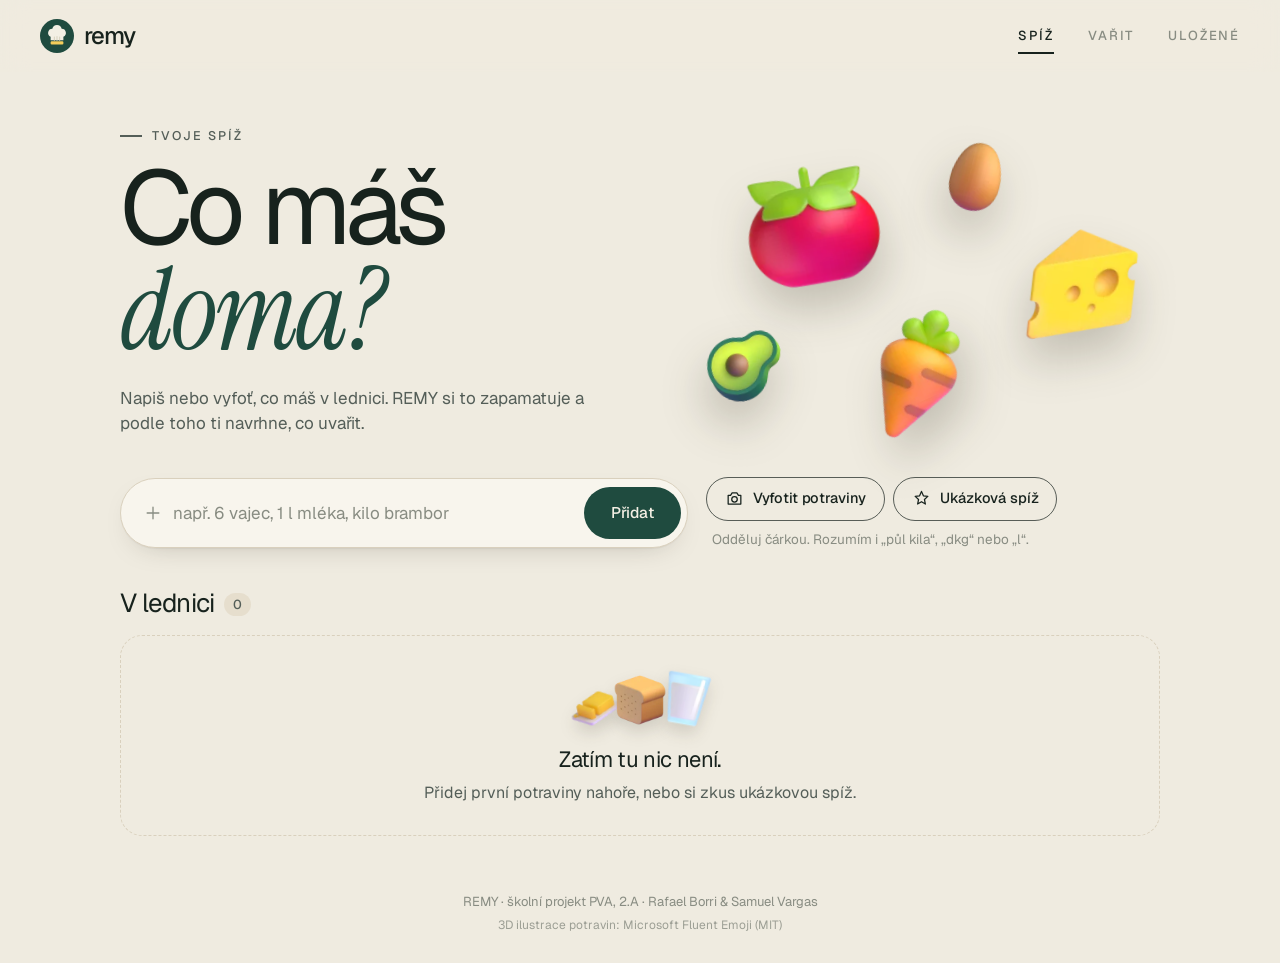
<file: index.html>
<!doctype html>
<html lang="cs">
<head>
  <meta charset="utf-8">
  <meta name="viewport" content="width=device-width, initial-scale=1, viewport-fit=cover">
  <title>REMY — co uvařit z toho, co máš doma</title>
  <meta name="description" content="REMY ti navrhne, co uvařit z ingrediencí, které máš doma. Vyfoť lednici, řekni počet porcí a máš recept.">
  <meta name="theme-color" content="#efebe0" media="(prefers-color-scheme: light)">
  <meta name="theme-color" content="#121a16" media="(prefers-color-scheme: dark)">
  <link rel="icon" href="assets/icon.svg?v=5" type="image/svg+xml">
  <link rel="manifest" href="manifest.webmanifest">
  <link rel="preconnect" href="https://fonts.googleapis.com">
  <link rel="preconnect" href="https://fonts.gstatic.com" crossorigin>
  <link href="https://fonts.googleapis.com/css2?family=Geist:wght@300..600&family=Instrument+Serif:ital@0;1&display=swap" rel="stylesheet">
  <link rel="stylesheet" href="css/style.css?v=5">
</head>
<body>
  <header class="top">
    <a class="brand" href="#spiz" aria-label="REMY — domů">
      <img src="assets/icon.svg?v=5" alt="" width="34" height="34">
      <span>remy</span>
    </a>
    <nav class="tabs" aria-label="Hlavní menu">
      <a href="#spiz" data-tab="spiz"><svg viewBox="0 0 24 24"><path d="M5 3h14v18H5zM5 10h14M9 6.5h2M9 13.5h2"/></svg><span>Spíž</span></a>
      <a href="#varit" data-tab="varit"><svg viewBox="0 0 24 24"><path d="M3 11h18v2a7 7 0 0 1-7 7h-4a7 7 0 0 1-7-7zM8 7c0-1.5 1-1.5 1-3M12 7c0-1.5 1-1.5 1-3M16 7c0-1.5 1-1.5 1-3"/></svg><span>Vařit</span></a>
      <a href="#ulozene" data-tab="ulozene"><svg viewBox="0 0 24 24"><path d="M12 20s-7-4.4-7-10a4 4 0 0 1 7-2.6A4 4 0 0 1 19 10c0 5.6-7 10-7 10z"/></svg><span>Uložené</span></a>
    </nav>
  </header>

  <main>
    <!-- ============ SPÍŽ ============ -->
    <section id="view-spiz" class="view" data-view="spiz">
      <div class="hero hero-spiz">
        <div class="hero-text">
          <p class="eyebrow">Tvoje spíž</p>
          <h1>Co máš <em>doma?</em></h1>
          <p class="lead">Napiš nebo vyfoť, co máš v lednici. REMY si to zapamatuje a podle toho ti navrhne, co uvařit.</p>
        </div>
        <div class="hero-art" aria-hidden="true">
          <img class="float f1" src="assets/food/1f345.webp" alt="">
          <img class="float f2" src="assets/food/1f95a.webp" alt="">
          <img class="float f3" src="assets/food/1f9c0.webp" alt="">
          <img class="float f4" src="assets/food/1f955.webp" alt="">
          <img class="float f5" src="assets/food/1f951.webp" alt="">
        </div>
      </div>

      <div class="add-card">
        <form id="quick-add" class="quick-add" autocomplete="off">
          <label for="quick-input" class="sr-only">Přidat potraviny</label>
          <svg class="qa-icon" viewBox="0 0 24 24"><path d="M12 5v14M5 12h14"/></svg>
          <input id="quick-input" type="text" placeholder="např. 6 vajec, 1 l mléka, kilo brambor" enterkeyhint="done">
          <button type="submit" class="btn btn-primary">Přidat</button>
        </form>
        <div class="add-actions">
          <label class="btn btn-outline photo-btn">
            <svg viewBox="0 0 24 24"><path d="M4 8h3l2-3h6l2 3h3v11H4z"/><circle cx="12" cy="13" r="3.5"/></svg>
            Vyfotit potraviny
            <input id="photo-input" type="file" accept="image/*" capture="environment" hidden>
          </label>
          <button type="button" class="btn btn-outline" id="demo-btn">
            <svg viewBox="0 0 24 24"><path d="M12 3l2.4 5.6L20 9.3l-4.3 3.9 1.2 5.8L12 16l-4.9 3 1.2-5.8L4 9.3l5.6-.7z"/></svg>
            Ukázková spíž
          </button>
          <p class="hint">Odděluj čárkou. Rozumím i „půl kila“, „dkg“ nebo „l“.</p>
        </div>
      </div>

      <div class="list-head">
        <h2>V lednici <span id="pantry-count" class="count">0</span></h2>
        <button type="button" class="link" id="clear-pantry">Vyprázdnit</button>
      </div>
      <ul id="pantry-list" class="pantry"></ul>
      <div id="pantry-empty" class="empty">
        <div class="empty-art" aria-hidden="true">
          <img src="assets/food/1f9c8.webp" alt=""><img src="assets/food/1f35e.webp" alt=""><img src="assets/food/1f95b.webp" alt="">
        </div>
        <p class="empty-title">Zatím tu nic není.</p>
        <p>Přidej první potraviny nahoře, nebo si zkus ukázkovou spíž.</p>
      </div>

      <a href="#varit" class="cta-cook" id="cta-cook">
        <span>Co z toho uvařím?</span>
        <span class="cta-arrow"><svg viewBox="0 0 24 24"><path d="M5 12h14M13 6l6 6-6 6"/></svg></span>
      </a>
    </section>

    <!-- ============ VAŘIT ============ -->
    <section id="view-varit" class="view" data-view="varit" hidden>
      <div class="hero hero-cook">
        <h1 class="sr-only">Co dnes uvaříme?</h1>
        <p class="eyebrow">Návrhy od Remyho</p>
        <p class="lead" id="cook-lead">Remy se podívá do tvé spíže a navrhne tři jídla.</p>
      </div>

      <div class="cook-card">
        <div class="sentence">
          <span class="s-word">Uvař mi pro</span>
          <span class="pill pill-butter stepper" role="group" aria-label="Počet porcí">
            <button type="button" data-portions="-1" aria-label="Méně porcí">−</button>
            <span class="pill-val"><output id="portions">2</output> <small>porce</small></span>
            <button type="button" data-portions="1" aria-label="Více porcí">+</button>
          </span>
          <span class="s-word">něco</span>
          <span class="chips" id="chips" aria-label="Na co máš chuť? (nepovinné)">
            <button type="button" class="chip" data-note="rychlé, do 20 minut">rychlého</button>
            <button type="button" class="chip" data-note="bez masa">bez masa</button>
            <button type="button" class="chip" data-note="sladké">sladkého</button>
            <button type="button" class="chip" data-note="zdravé a lehké">lehkého</button>
            <button type="button" class="chip" data-note="polévka">na lžíci</button>
          </span>
        </div>
        <div class="cook-foot">
          <label class="note-field">
            <span class="sr-only">Vlastní přání</span>
            <svg viewBox="0 0 24 24"><path d="M4 20h4L19 9l-4-4L4 16zM13.5 6.5l4 4"/></svg>
            <input id="note" type="text" placeholder="vlastní přání, třeba „s rýží“…" maxlength="120">
          </label>
          <button type="button" class="btn btn-primary btn-big" id="suggest-btn">
            Co uvařím?
            <span class="cta-arrow"><svg viewBox="0 0 24 24"><path d="M5 12h14M13 6l6 6-6 6"/></svg></span>
          </button>
        </div>
      </div>

      <div id="suggest-status" class="status" hidden></div>
      <div id="recipes" class="recipes"></div>
      <button type="button" class="btn btn-outline more-btn" id="more-btn" hidden>
        <svg viewBox="0 0 24 24"><path d="M20 12a8 8 0 1 1-2.3-5.7M20 4v5h-5"/></svg>
        Ukaž jiné návrhy
      </button>
    </section>

    <!-- ============ ULOŽENÉ ============ -->
    <section id="view-ulozene" class="view" data-view="ulozene" hidden>
      <div class="hero">
        <p class="eyebrow">Tvoje kuchařka</p>
        <h1>Oblíbené a <em>uvařené</em></h1>
      </div>
      <h2 class="sub">Oblíbené recepty</h2>
      <div id="favorites" class="recipes"></div>
      <p id="fav-empty" class="empty small">Recept si uložíš srdíčkem v jeho detailu.</p>

      <div class="list-head">
        <h2 class="sub">Historie vaření</h2>
        <button type="button" class="link" id="clear-history">Smazat historii</button>
      </div>
      <ul id="history" class="history"></ul>
      <p id="history-empty" class="empty small">Až něco uvaříš a klikneš na „Uvařeno“, objeví se to tady.</p>
    </section>
  </main>

  <footer class="foot">
    <p>REMY · školní projekt PVA, 2.A · Rafael Borri &amp; Samuel Vargas</p>
    <p class="credit">3D ilustrace potravin: Microsoft Fluent Emoji (MIT)</p>
  </footer>

  <!-- detail receptu / rozpoznání fotky -->
  <dialog id="sheet" class="sheet">
    <div class="sheet-inner" id="sheet-body"></div>
  </dialog>

  <div id="toast" class="toast" role="status" aria-live="polite" hidden></div>

  <script type="module" src="js/app.js?v=5"></script>
</body>
</html>
</file>
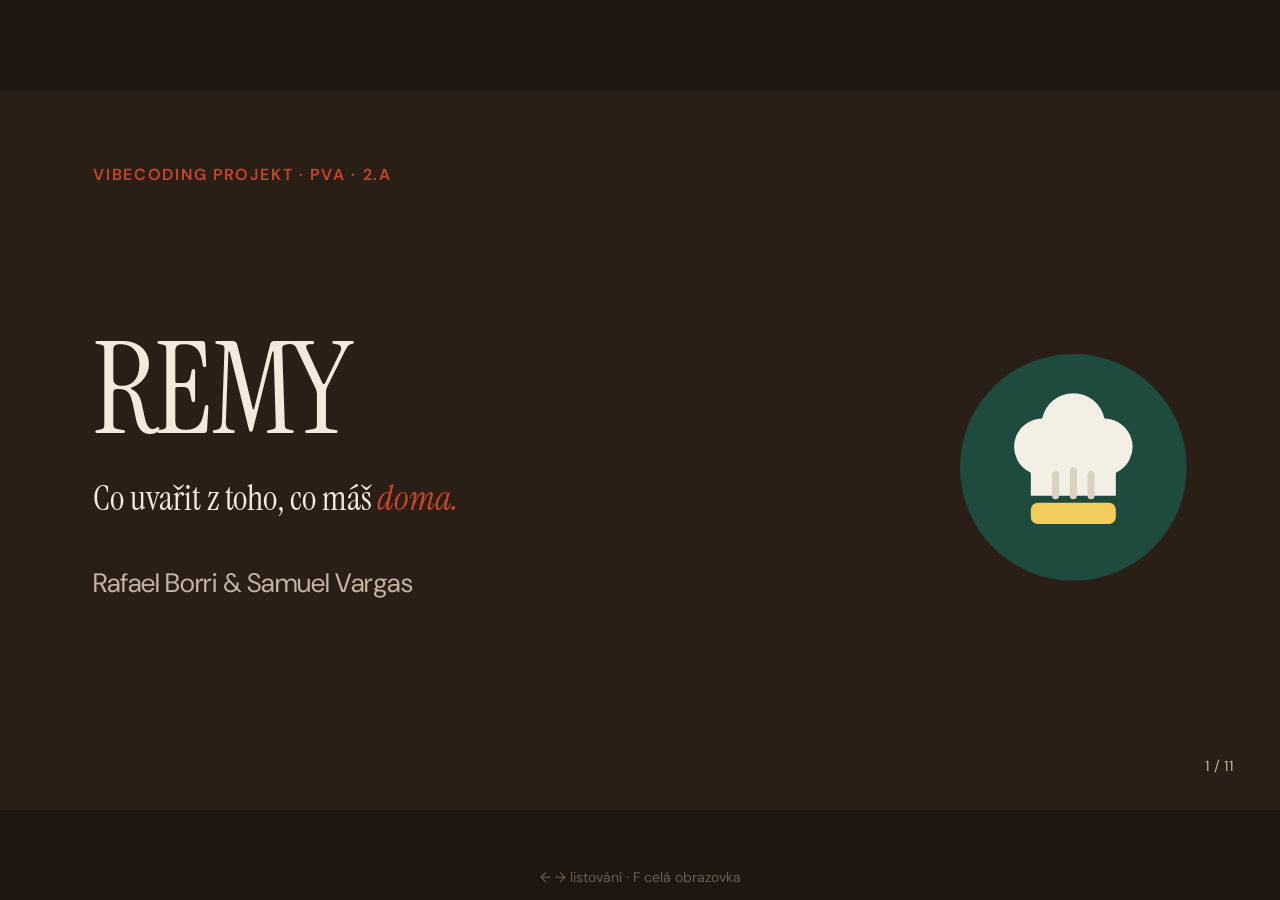
<file: prezentace/index.html>
<!doctype html>
<html lang="cs">
<head>
  <meta charset="utf-8">
  <meta name="viewport" content="width=device-width, initial-scale=1">
  <title>REMY — prezentace</title>
  <link rel="icon" href="../assets/icon.svg" type="image/svg+xml">
  <link rel="preconnect" href="https://fonts.googleapis.com">
  <link rel="preconnect" href="https://fonts.gstatic.com" crossorigin>
  <link href="https://fonts.googleapis.com/css2?family=Instrument+Serif:ital@0;1&family=DM+Sans:opsz,wght@9..40,400;9..40,500;9..40,600&family=JetBrains+Mono:wght@400&display=swap" rel="stylesheet">
  <style>
    :root {
      --bg: #f4ecdf; --paper: #fffaf2; --paper-2: #f9f1e4; --ink: #2a1f17; --ink-2: #6b5a4b; --ink-3: #9a8877;
      --line: #e6d9c6; --tomato: #c8452c; --tomato-soft: #f6dccf; --herb: #4f6d3f; --herb-soft: #e1e8d3;
      --butter: #e8b84a; --butter-soft: #f8ebc6;
      --serif: "Instrument Serif", Georgia, serif; --sans: "DM Sans", system-ui, sans-serif; --mono: "JetBrains Mono", ui-monospace, monospace;
    }
    * { box-sizing: border-box; }
    html, body { margin: 0; height: 100%; background: #1d1611; overflow: hidden; }
    body { font: 400 30px/1.45 var(--sans); color: var(--ink); }
    .deck { position: fixed; inset: 0; display: grid; place-items: center; }
    .slide {
      position: absolute; width: 1920px; height: 1080px; padding: 110px 140px;
      background: var(--bg); transform-origin: center; display: none; flex-direction: column;
    }
    .slide.on { display: flex; animation: in .45s ease both; }
    @keyframes in { from { opacity: 0; } }
    .num { position: absolute; right: 70px; bottom: 50px; font-size: 22px; color: var(--ink-3); }
    .logo { position: absolute; left: 70px; bottom: 44px; display: flex; gap: 12px; align-items: center; font: 400 32px/1 var(--serif); color: var(--ink-2); }
    .logo img { width: 34px; }
    .eyebrow { color: var(--tomato); font-weight: 600; font-size: 24px; letter-spacing: .1em; text-transform: uppercase; margin: 0 0 18px; }
    h1 { font: 400 190px/.92 var(--serif); margin: 0; letter-spacing: -.01em; }
    h2 { font: 400 104px/1 var(--serif); margin: 0 0 50px; letter-spacing: -.01em; }
    em { color: var(--tomato); }
    p { margin: 0; }
    .lead { font-size: 40px; color: var(--ink-2); max-width: 1200px; margin-top: 36px; }
    .grid { display: grid; gap: 28px; }
    .g2 { grid-template-columns: 1fr 1fr; } .g3 { grid-template-columns: repeat(3, 1fr); }
    .card { background: var(--paper); border: 1px solid var(--line); border-radius: 32px; padding: 36px 40px; }
    .card h3 { font: 400 46px/1.05 var(--serif); margin: 0 0 12px; }
    .card p { color: var(--ink-2); font-size: 27px; }
    .card .ic { font-size: 54px; line-height: 1; margin-bottom: 18px; }
    .tag { display: inline-block; padding: 6px 18px; border-radius: 999px; background: var(--butter-soft); font-size: 24px; margin: 0 8px 8px 0; }
    .row { display: flex; gap: 60px; align-items: center; flex: 1; }
    .phone { width: 380px; border-radius: 46px; border: 10px solid #2a1f17; box-shadow: 0 40px 80px -30px rgba(40,20,5,.5); display: block; }
    ul.clean { list-style: none; padding: 0; margin: 0; display: grid; gap: 22px; }
    ul.clean li { display: flex; gap: 20px; align-items: baseline; }
    ul.clean li::before { content: "—"; color: var(--tomato); }
    .prompt { font: 400 25px/1.5 var(--mono); background: #2a1f17; color: #f3e9dc; border-radius: 26px; padding: 30px 36px; }
    .prompt b { color: var(--butter); font-weight: 400; }
    table { border-collapse: collapse; width: 100%; font-size: 26px; }
    td { padding: 18px 22px; border-bottom: 1px solid var(--line); vertical-align: top; }
    td:first-child { color: var(--ink-2); width: 48%; }
    td:last-child { font-weight: 500; }
    .flow { display: grid; grid-template-columns: 1fr 90px 1fr 90px 1fr; align-items: stretch; gap: 0; }
    .arrow { display: grid; place-items: center; font-size: 60px; color: var(--tomato); }
    .commits { font: 400 23px/1.4 var(--mono); }
    .commits div { display: flex; gap: 24px; padding: 13px 0; border-bottom: 1px solid var(--line); }
    .commits span:first-child { color: var(--tomato); flex: none; }
    .commits span:nth-child(2) { color: var(--ink-3); flex: none; width: 200px; }
    .big-link { font: 400 64px/1.1 var(--serif); color: var(--ink); text-decoration: none; border-bottom: 3px solid var(--tomato); }
    .dark { background: #2a1f17; color: #f3e9dc; }
    .dark .lead, .dark .num { color: #c4b3a0; }
    .hint { position: fixed; bottom: 14px; left: 50%; transform: translateX(-50%); color: #8f7e6c; font: 14px var(--sans); opacity: .7; }
    @media print {
      @page { size: 1920px 1080px; margin: 0; }
      html, body { overflow: visible; height: auto; background: none; }
      .deck { position: static; display: block; }
      .slide { position: relative; display: flex !important; transform: none !important; page-break-after: always; animation: none; }
      .hint { display: none; }
    }
  </style>
</head>
<body>
<div class="deck" id="deck">

  <!-- 1 -->
  <section class="slide dark">
    <p class="eyebrow">Vibecoding projekt · PVA · 2.A</p>
    <div class="row" style="justify-content:space-between">
      <div>
        <h1>REMY</h1>
        <p class="lead" style="font-size:52px;font-family:var(--serif);color:#f3e9dc">Co uvařit z toho, co máš <em>doma.</em></p>
        <p class="lead" style="margin-top:60px">Rafael Borri &amp; Samuel Vargas</p>
      </div>
      <img src="../assets/icon.svg" alt="" style="width:340px">
    </div>
  </section>

  <!-- 2 -->
  <section class="slide">
    <p class="eyebrow">Problém</p>
    <h2>„Co dneska <em>uvaříme?“</em></h2>
    <div class="grid g3" style="margin-top:20px">
      <div class="card"><div class="ic">🤷</div><h3>Nevíme, co vařit</h3><p>Lednice plná, ale žádný nápad. Skončí to objednávkou jídla.</p></div>
      <div class="card"><div class="ic">🥫</div><h3>Jídlo se vyhazuje</h3><p>Suroviny se zkazí, protože zapomeneme, co doma máme.</p></div>
      <div class="card"><div class="ic">👨‍🍳</div><h3>Neumíme vařit</h3><p>Recepty na internetu chtějí suroviny, které nemáme.</p></div>
    </div>
    <p class="lead"><b style="color:var(--ink)">REMY</b> navrhne jídlo přesně z toho, co máš doma — pro lidi, co neví, co uvařit, nebo vařit moc neumí.</p>
  </section>

  <!-- 3 -->
  <section class="slide">
    <p class="eyebrow">Co aplikace umí</p>
    <h2>Hlavní <em>funkce</em></h2>
    <div class="grid g3">
      <div class="card"><div class="ic">✍️</div><h3>Napiš, co máš</h3><p>„6 vajec, 1 l mléka, kilo brambor“ — REMY tomu rozumí.</p></div>
      <div class="card"><div class="ic">📷</div><h3>Nebo to vyfoť</h3><p>AI na fotce najde potraviny a odhadne množství.</p></div>
      <div class="card"><div class="ic">🍽️</div><h3>Porce a přání</h3><p>Počet porcí, rychlé, bez masa, sladké, polévka…</p></div>
      <div class="card"><div class="ic">✦</div><h3>Recepty od AI</h3><p>Tři návrhy s postupem krok za krokem pro začátečníky.</p></div>
      <div class="card"><div class="ic">🧠</div><h3>Pamatuje si spíž</h3><p>Po kliknutí „Uvařeno“ sám odečte spotřebované suroviny.</p></div>
      <div class="card"><div class="ic">❤️</div><h3>Oblíbené a historie</h3><p>Uložené recepty a přehled, co jsme kdy vařili.</p></div>
    </div>
  </section>

  <!-- 4 -->
  <section class="slide">
    <p class="eyebrow">Živá ukázka</p>
    <div class="row">
      <img class="phone" src="img/spiz.png" alt="Obrazovka Spíž">
      <img class="phone" src="img/recepty.png" alt="Návrhy receptů">
      <div style="flex:1;padding-left:20px">
        <h2 style="margin-bottom:30px">Pojďme <em>vařit</em></h2>
        <a class="big-link" href="https://webhunter-navrhy.github.io/remi/" target="_blank">webhunter-navrhy.github.io/remi</a>
        <div style="display:flex;gap:36px;align-items:center;margin-top:50px">
          <img src="qr.svg" alt="QR kód aplikace" style="width:200px;background:var(--paper);padding:18px;border-radius:24px">
          <p style="color:var(--ink-2);font-size:28px">Naskenuj a zkus si to<br>na svém telefonu.</p>
        </div>
      </div>
    </div>
  </section>

  <!-- 5 -->
  <section class="slide">
    <p class="eyebrow">Jak to funguje</p>
    <h2>Pod <em>pokličkou</em></h2>
    <div class="flow">
      <div class="card"><div class="ic">🖥️</div><h3>Prohlížeč</h3><p>HTML, CSS, čistý JavaScript (moduly).<br>Spíž, historie a oblíbené v <b>localStorage</b>.<br>Hosting: GitHub Pages.</p></div>
      <div class="arrow">→</div>
      <div class="card"><div class="ic">☁️</div><h3>Cloudflare Worker</h3><p>Náš malý server. Schová přístup k AI, kontroluje vstupy, vynutí JSON a při chybě to zkusí znovu.</p></div>
      <div class="arrow">→</div>
      <div class="card"><div class="ic">✦</div><h3>Workers AI</h3><p><b>Llama 4 Scout</b> — vidí fotky.<br><b>Llama 3.3 70B</b> — píše recepty.</p></div>
    </div>
    <p class="lead">Když AI neodpovídá, REMY použije <b style="color:var(--ink)">vlastní záložní kuchařku</b> 16 jídel a vybere, co jde uvařit z tvé spíže.</p>
  </section>

  <!-- 6 -->
  <section class="slide">
    <p class="eyebrow">Tým</p>
    <h2>Kdo na čem <em>pracoval</em></h2>
    <div class="grid g2">
      <div class="card">
        <div class="ic">⚙️</div><h3>Rafael Borri — funkcionalita</h3>
        <ul class="clean" style="font-size:28px;color:var(--ink-2);margin-top:20px">
          <li>napojení na AI, Cloudflare Worker</li>
          <li>spíž a odečítání surovin po uvaření</li>
          <li>parser textu, záložní kuchařka</li>
          <li>GitHub repozitář a nasazení</li>
        </ul>
      </div>
      <div class="card">
        <div class="ic">🎨</div><h3>Samuel Vargas — design</h3>
        <ul class="clean" style="font-size:28px;color:var(--ink-2);margin-top:20px">
          <li>vzhled a barevná paleta „kuchyně“</li>
          <li>písma, ikona aplikace</li>
          <li>mobilní verze a tmavý režim</li>
          <li>testování na telefonu</li>
        </ul>
      </div>
    </div>
  </section>

  <!-- 7 -->
  <section class="slide">
    <p class="eyebrow">Jak jsme používali AI</p>
    <h2>Prompty, které <em>vaří</em></h2>
    <div class="grid g2" style="align-items:start">
      <div>
        <p style="font-size:24px;color:var(--ink-3);margin-bottom:12px">Zadání pro AI agenta (OpenCode / Claude Code)</p>
        <div class="prompt">Udělej webovou aplikaci REMY: uživatel napíše nebo vyfotí, co má doma, zadá počet porcí a aplikace navrhne recepty. Pamatuje si, co má doma, a po uvaření suroviny <b>sama odečte</b>. Čistý JavaScript, ať to běží na GitHub Pages.</div>
      </div>
      <div>
        <p style="font-size:24px;color:var(--ink-3);margin-bottom:12px">Prompt uvnitř aplikace (worker → AI)</p>
        <div class="prompt">Jsi REMY, malý šéfkuchař. Uživatel má doma: <b>{spíž}</b>. Navrhni 3 různá jídla pro <b>{porce}</b> porce HLAVNĚ z těchto potravin. Sůl, pepř a olej ber jako samozřejmost. Postup 5–8 kroků v rozkazovacím způsobu… Odpověz POUZE validním JSON.</div>
      </div>
    </div>
    <div class="grid g2" style="margin-top:34px">
      <div class="card" style="padding:26px 34px"><h3 style="font-size:36px">✓ Fungovalo</h3><p>Rozpoznání potravin z fotky, JSON schéma, generování celé kostry aplikace.</p></div>
      <div class="card" style="padding:26px 34px"><h3 style="font-size:36px">✗ Museli jsme opravit</h3><p>Rozbitý JSON, divná jídla z malého modelu, „6 vajec“ uložené jako „vajec“.</p></div>
    </div>
  </section>

  <!-- 8 -->
  <section class="slide">
    <p class="eyebrow">Git</p>
    <h2>Historie <em>commitů</em></h2>
    <div class="commits" id="commits">
      <!-- vygenerováno z git log -->
    </div>
    <p class="lead" style="font-size:30px">Repozitář: <b style="color:var(--ink)">github.com/webhunter-navrhy/remi</b></p>
  </section>

  <!-- 9 -->
  <section class="slide">
    <p class="eyebrow">Problémy a řešení</p>
    <h2>Co se <em>připálilo</em></h2>
    <table>
      <tr><td>Gemini API klíč nefungoval — modely vracely chybu 404</td><td>Přechod na Cloudflare Workers AI (zdarma)</td></tr>
      <tr><td>API klíč nesmí být v kódu na GitHubu — viděl by ho každý</td><td>Vlastní Cloudflare Worker jako prostředník</td></tr>
      <tr><td>AI občas vrátila rozbitý JSON a aplikace spadla</td><td>JSON schéma + druhý pokus + záložní kuchařka</td></tr>
      <tr><td>Malý model vymýšlel divná jídla, míchal „uvař“ a „smícháme“</td><td>Větší model a přesnější prompt</td></tr>
      <tr><td>„Rajčata“ a „rajče“ se ve spíži nesčítaly</td><td>Normalizace názvů (bez diakritiky, kmeny slov)</td></tr>
      <tr><td>Fotky z mobilu mají několik MB</td><td>Zmenšení v prohlížeči na 1024 px</td></tr>
    </table>
  </section>

  <!-- 10 -->
  <section class="slide">
    <p class="eyebrow">Co dál</p>
    <h2>Plán do dalších <em>výstupů</em></h2>
    <div class="grid g2">
      <div class="card">
        <h3>Výstup 2 · listopad</h3>
        <ul class="clean" style="font-size:28px;color:var(--ink-2);margin-top:18px">
          <li>nákupní seznam z chybějících surovin</li>
          <li>trvanlivost — „spotřebuj nejdřív“</li>
          <li>testování s reálnými uživateli</li>
        </ul>
      </div>
      <div class="card">
        <h3>Výstup 3 · prosinec</h3>
        <ul class="clean" style="font-size:28px;color:var(--ink-2);margin-top:18px">
          <li>hlasové zadávání potravin</li>
          <li>sdílená spíž pro celou rodinu</li>
          <li>alergie a diety, kalorie</li>
          <li>doladěný design, finální README</li>
        </ul>
      </div>
    </div>
  </section>

  <!-- 11 -->
  <section class="slide dark" style="justify-content:center">
    <h1 style="font-size:170px">Dobrou <em>chuť!</em></h1>
    <p class="lead" style="font-size:44px">Díky za pozornost. Otázky?</p>
    <p class="lead" style="margin-top:70px">webhunter-navrhy.github.io/remi · github.com/webhunter-navrhy/remi</p>
  </section>

</div>
<div class="hint">← → listování · F celá obrazovka</div>

<script>
  const COMMITS = [];
  document.getElementById("commits").innerHTML = COMMITS
    .map(([h, d, m]) => `<div><span>${h}</span><span>${d}</span><span>${m}</span></div>`).join("");

  const slides = [...document.querySelectorAll(".slide")];
  slides.forEach((s, i) => {
    s.insertAdjacentHTML("beforeend", `<div class="num">${i + 1} / ${slides.length}</div>`);
    if (!s.classList.contains("dark")) s.insertAdjacentHTML("beforeend", `<div class="logo"><img src="../assets/icon.svg" alt="">Remy</div>`);
  });
  let cur = Math.min(slides.length - 1, Math.max(0, (parseInt(location.hash.slice(1)) || 1) - 1));
  function fit() {
    const k = Math.min(innerWidth / 1920, innerHeight / 1080);
    slides.forEach((s) => (s.style.transform = `scale(${k})`));
  }
  function show(i) {
    cur = Math.max(0, Math.min(slides.length - 1, i));
    slides.forEach((s, j) => s.classList.toggle("on", j === cur));
    history.replaceState(null, "", "#" + (cur + 1));
  }
  addEventListener("resize", fit);
  addEventListener("keydown", (e) => {
    if (["ArrowRight", "PageDown", " ", "Enter"].includes(e.key)) show(cur + 1);
    if (["ArrowLeft", "PageUp", "Backspace"].includes(e.key)) show(cur - 1);
    if (e.key === "Home") show(0);
    if (e.key === "End") show(slides.length - 1);
    if (e.key.toLowerCase() === "f") document.fullscreenElement ? document.exitFullscreen() : document.documentElement.requestFullscreen();
  });
  addEventListener("click", (e) => {
    if (e.target.closest("a")) return;
    show(e.clientX > innerWidth / 3 ? cur + 1 : cur - 1);
  });
  fit();
  show(cur);
</script>
</body>
</html>
</file>
<file: css/style.css>
/* REMY — papírová kuchyně: krémový papír, lesní zelená, potraviny jako dlaždice.
   Předlohy z Pinterestu: dlaždice surovin (salátový bar) + „věta“ místo formuláře. */

:root {
  --bg: #efebe0;
  --paper: #f8f5ed;
  --tile: #e6decd;
  --tile-2: #dcd2bd;
  --ink: #17221d;
  --ink-2: #545e58;
  --ink-3: #888c82;
  --line: #d9d0bd;
  --green: #1f4b3f;
  --green-2: #2a5f50;
  --on-green: #f3efe4;
  --green-soft: #d5e1d1;
  --green-ink: #1f4b3f;
  --butter: #f3cd5b;
  --butter-soft: #f6e6b3;
  --blush: #f2b7c5;
  --sage: #c6d8bc;
  --tomato: #c4462c;
  --tomato-soft: #f3d8cd;
  --pill-ink: #17221d;
  --shadow: 0 1px 1px rgba(40, 35, 20, .04), 0 10px 30px -18px rgba(40, 35, 20, .35);
  --shadow-lift: 0 2px 2px rgba(40, 35, 20, .05), 0 22px 40px -22px rgba(40, 35, 20, .45);
  --sans: "Geist", system-ui, -apple-system, "Segoe UI", sans-serif;
  --serif: "Instrument Serif", Georgia, serif;
  --ease: cubic-bezier(.2, .8, .2, 1);
  color-scheme: light;
}

@media (prefers-color-scheme: dark) {
  :root:not([data-theme="light"]) {
    --bg: #111915;
    --paper: #18221d;
    --tile: #1f2b25;
    --tile-2: #27352e;
    --ink: #eeeadf;
    --ink-2: #b3bab0;
    --ink-3: #7f8a81;
    --line: #2b3832;
    --green: #bcd8b2;
    --green-2: #cfe4c6;
    --on-green: #10201a;
    --green-soft: #22392f;
    --green-ink: #bcd8b2;
    --butter: #ecc552;
    --butter-soft: #3b3420;
    --blush: #eaa9b9;
    --sage: #a9c39d;
    --tomato: #f0866a;
    --tomato-soft: #3d2620;
    --shadow: 0 1px 1px rgba(0, 0, 0, .25), 0 12px 30px -18px rgba(0, 0, 0, .7);
    --shadow-lift: 0 2px 2px rgba(0, 0, 0, .3), 0 22px 40px -20px rgba(0, 0, 0, .8);
    color-scheme: dark;
  }
}

* { box-sizing: border-box; }
html { -webkit-text-size-adjust: 100%; }
body {
  margin: 0;
  background: var(--bg);
  color: var(--ink);
  font: 400 16px/1.55 var(--sans);
  min-height: 100dvh;
  padding-bottom: calc(96px + env(safe-area-inset-bottom));
  -webkit-font-smoothing: antialiased;
  overflow-x: hidden;
}
svg { width: 22px; height: 22px; fill: none; stroke: currentColor; stroke-width: 1.6; stroke-linecap: round; stroke-linejoin: round; flex: none; }
button, input, select { font: inherit; color: inherit; }
button { cursor: pointer; -webkit-tap-highlight-color: transparent; }
img { display: block; }
.sr-only { position: absolute; width: 1px; height: 1px; overflow: hidden; clip: rect(0 0 0 0); white-space: nowrap; }
[hidden] { display: none !important; }
:focus-visible { outline: 2px solid var(--green); outline-offset: 3px; }

/* ---------- hlavička a navigace ---------- */

.top {
  position: sticky; top: 0; z-index: 20;
  display: flex; align-items: center; justify-content: space-between;
  padding: 12px 16px;
}
/* rozmazané pozadí přes pseudo-element: backdrop-filter přímo na hlavičce by
   z ní udělal kontejner pro position:fixed a spodní menu na mobilu by skočilo nahoru */
.top::before {
  content: ""; position: absolute; inset: 0; z-index: -1;
  background: color-mix(in srgb, var(--bg) 82%, transparent);
  backdrop-filter: blur(14px) saturate(1.2);
  -webkit-backdrop-filter: blur(14px) saturate(1.2);
}
.brand { display: flex; align-items: center; gap: 10px; text-decoration: none; color: var(--ink); }
.brand span { font: 500 24px/1 var(--sans); letter-spacing: -.045em; }

.tabs {
  position: fixed; left: 50%; bottom: calc(14px + env(safe-area-inset-bottom));
  transform: translateX(-50%); width: min(360px, calc(100% - 32px));
  display: grid; grid-template-columns: repeat(3, 1fr); gap: 4px;
  background: var(--green); border-radius: 999px; padding: 6px;
  box-shadow: 0 18px 40px -16px rgba(15, 40, 30, .55), 0 2px 6px rgba(15, 40, 30, .18);
}
.tabs a {
  display: flex; align-items: center; justify-content: center; gap: 7px;
  height: 48px; border-radius: 999px;
  color: color-mix(in srgb, var(--on-green) 72%, transparent); text-decoration: none;
  font-size: 14px; font-weight: 500; letter-spacing: -.01em;
  transition: background .25s var(--ease), color .25s;
}
.tabs a svg { width: 20px; height: 20px; }
.tabs a.active { background: var(--on-green); color: var(--green); }
@media (hover: hover) { .tabs a:not(.active):hover { color: var(--on-green); } }

@media (min-width: 820px) {
  body { padding-bottom: 0; }
  .top { padding: 18px 40px; }
  .tabs {
    position: static; transform: none; width: auto;
    display: flex; gap: 34px; background: none; box-shadow: none; padding: 0; border-radius: 0;
  }
  .tabs a {
    height: auto; padding: 8px 0; border-radius: 0; position: relative;
    color: var(--ink-3); font-size: 13px; font-weight: 500; letter-spacing: .14em; text-transform: uppercase;
  }
  .tabs a svg { display: none; }
  .tabs a::after {
    content: ""; position: absolute; left: 0; right: 0; bottom: 0; height: 2px;
    background: var(--ink); transform: scaleX(0); transition: transform .3s var(--ease);
  }
  .tabs a.active { background: none; color: var(--ink); }
  .tabs a.active::after { transform: scaleX(1); }
  @media (hover: hover) { .tabs a:not(.active):hover { color: var(--ink); } }
}

main { max-width: 1120px; margin: 0 auto; padding: 0 16px; }
@media (min-width: 820px) { main { padding: 0 40px; } }
.view { animation: fade .45s var(--ease) both; }
@keyframes fade { from { opacity: 0; transform: translateY(8px); } }

/* ---------- typografie ---------- */

.hero { padding: 22px 0 26px; }
.eyebrow {
  margin: 0 0 14px; color: var(--ink-2);
  font-size: 12.5px; font-weight: 500; letter-spacing: .16em; text-transform: uppercase;
  display: flex; align-items: center; gap: 10px;
}
.eyebrow::before { content: ""; width: 22px; height: 1.5px; background: currentColor; }
h1 {
  margin: 0; font: 400 clamp(50px, 13vw, 104px)/.92 var(--sans);
  letter-spacing: -.055em;
}
h1 em, .sentence em { font: italic 400 1.08em/1 var(--serif); letter-spacing: -.02em; color: var(--green-ink); padding-right: .04em; }
.lead { margin: 18px 0 0; max-width: 30em; color: var(--ink-2); font-size: 17px; line-height: 1.5; }
h2 { margin: 0; font: 400 26px/1.1 var(--sans); letter-spacing: -.035em; }
h2.sub { margin: 34px 0 14px; }

/* ---------- tlačítka ---------- */

.btn {
  display: inline-flex; align-items: center; justify-content: center; gap: 9px;
  min-height: 50px; padding: 0 22px; border-radius: 999px; border: 1.5px solid transparent;
  font-size: 15.5px; font-weight: 500; letter-spacing: -.01em; text-decoration: none; white-space: nowrap;
  transition: transform .2s var(--ease), background .2s, border-color .2s, opacity .2s;
}
.btn svg { width: 19px; height: 19px; }
.btn:active { transform: scale(.97); }
.btn:disabled { opacity: .55; cursor: progress; }
.btn-primary { background: var(--green); color: var(--on-green); }
@media (hover: hover) { .btn-primary:not(:disabled):hover { background: var(--green-2); } }
.btn-outline { background: transparent; color: var(--ink); border-color: color-mix(in srgb, var(--ink) 70%, transparent); }
@media (hover: hover) { .btn-outline:hover { background: color-mix(in srgb, var(--ink) 6%, transparent); } }
.btn-big { min-height: 58px; padding: 0 28px; font-size: 17px; }
.cta-arrow {
  display: grid; place-items: center; width: 34px; height: 34px; margin-right: -14px;
  border-radius: 50%; background: var(--butter); color: var(--pill-ink);
  transition: transform .3s var(--ease);
}
.cta-arrow svg { width: 17px; height: 17px; stroke-width: 2; }
.link {
  background: none; border: 0; padding: 4px 0; color: var(--ink-3);
  font-size: 14px; text-decoration: underline; text-underline-offset: 3px; text-decoration-color: var(--line);
}
@media (hover: hover) { .link:hover { color: var(--tomato); } }

/* ---------- spíž: úvod ---------- */

.hero-spiz { display: grid; gap: 4px; }
.hero-art { display: flex; gap: 2px; height: 74px; align-items: center; order: -1; margin: 0 0 10px -6px; }
.hero-art .float { width: 64px; height: 64px; filter: drop-shadow(0 10px 10px rgba(40, 35, 20, .18)); animation: bob 5s ease-in-out infinite; }
.hero-art .f1 { transform: rotate(-8deg); }
.hero-art .f2 { animation-delay: -1.2s; width: 52px; height: 52px; }
.hero-art .f3 { animation-delay: -2.4s; }
.hero-art .f4 { animation-delay: -3.1s; width: 56px; height: 56px; }
.hero-art .f5 { animation-delay: -.6s; width: 54px; height: 54px; }
@keyframes bob { 50% { translate: 0 -6px; } }

@media (min-width: 820px) {
  .hero { padding: 54px 0 40px; }
  .hero-spiz { grid-template-columns: 1.25fr 1fr; align-items: center; }
  .hero-art { order: 0; position: relative; height: 300px; margin: 0; display: block; }
  .hero-art .float { position: absolute; width: 118px; height: 118px; filter: drop-shadow(0 24px 22px rgba(40, 35, 20, .22)); }
  .hero-art .f1 { left: 8%; top: 4%; width: 150px; height: 150px; rotate: -10deg; transform: none; }
  .hero-art .f2 { left: 50%; top: 0; width: 92px; height: 92px; rotate: 14deg; }
  .hero-art .f3 { right: 2%; top: 30%; width: 132px; height: 132px; rotate: 6deg; }
  .hero-art .f4 { left: 34%; bottom: 0; width: 120px; height: 120px; rotate: -24deg; }
  .hero-art .f5 { left: 0; bottom: 8%; width: 84px; height: 84px; rotate: 8deg; }
}

/* ---------- spíž: přidávání ---------- */

.add-card { display: grid; gap: 14px; }
.quick-add {
  display: flex; align-items: center; gap: 6px;
  background: var(--paper); border: 1.5px solid var(--line); border-radius: 999px;
  padding: 6px 6px 6px 18px; box-shadow: var(--shadow);
  transition: border-color .2s, box-shadow .2s;
}
.quick-add:focus-within { border-color: var(--green); box-shadow: 0 0 0 4px color-mix(in srgb, var(--green) 14%, transparent), var(--shadow); }
.qa-icon { width: 20px; height: 20px; color: var(--ink-3); }
.quick-add input {
  flex: 1 1 0; width: 100%; min-width: 0; border: 0; background: none; outline: none;
  font-size: 16px; padding: 12px 4px;
}
.quick-add input::placeholder { color: var(--ink-3); }
.quick-add .btn { min-height: 46px; padding: 0 20px; }
.add-actions { display: flex; flex-wrap: wrap; align-items: center; gap: 8px; }
.add-actions .btn { min-height: 44px; padding: 0 18px; font-size: 14.5px; }
.photo-btn { cursor: pointer; }
.hint { margin: 0 0 0 6px; color: var(--ink-3); font-size: 13.5px; flex-basis: 100%; }
@media (min-width: 820px) {
  .add-card { grid-template-columns: 1.25fr 1fr; align-items: center; gap: 18px; }
  .quick-add { padding-left: 22px; }
  .quick-add input { font-size: 17px; padding: 15px 4px; }
  .quick-add .btn { min-height: 52px; padding: 0 26px; }
  .hint { flex-basis: auto; }
}

/* ---------- spíž: dlaždice potravin ---------- */

.list-head { display: flex; align-items: baseline; justify-content: space-between; gap: 12px; margin: 40px 0 16px; }
.list-head h2 { display: flex; align-items: baseline; gap: 10px; }
.count {
  font: 500 13px/1 var(--sans); letter-spacing: 0; color: var(--ink-2);
  padding: 5px 9px; border-radius: 999px; background: var(--tile); transform: translateY(-3px);
}
.list-head h2.sub { margin: 0; }

.pantry {
  list-style: none; margin: 0; padding: 0;
  display: grid; grid-template-columns: repeat(auto-fill, minmax(94px, 1fr)); gap: 8px;
}
@media (min-width: 560px) { .pantry { grid-template-columns: repeat(auto-fill, minmax(150px, 1fr)); gap: 14px; } }

.item {
  position: relative; display: flex; flex-direction: column; align-items: center;
  background: var(--tile); border-radius: 6px; padding: 18px 6px 8px;
  box-shadow: var(--shadow); min-width: 0;
  transition: transform .3s var(--ease), box-shadow .3s var(--ease);
}
@media (hover: hover) {
  .item:hover { transform: translateY(-3px); box-shadow: var(--shadow-lift); }
  .item:hover .item-img { transform: scale(1.07) rotate(-4deg); }
}
.item-art { display: grid; place-items: center; width: 64px; height: 64px; position: relative; }
.item-art::after {
  content: ""; position: absolute; left: 14%; right: 14%; bottom: -4px; height: 9px; border-radius: 50%;
  background: radial-gradient(closest-side, rgba(40, 30, 10, .22), transparent); z-index: 0;
}
.item-img { position: relative; z-index: 1; width: 100%; height: 100%; object-fit: contain; transition: transform .4s var(--ease); }
.food-emo { display: grid; place-items: center; font-size: 44px; line-height: 1; }
.item-name {
  margin-top: 12px; max-width: 100%; text-align: center;
  font-size: 14px; line-height: 1.25; letter-spacing: -.01em;
  overflow: hidden; text-overflow: ellipsis; white-space: nowrap;
}
.item-name::first-letter { text-transform: uppercase; }
.qty { display: flex; align-items: center; justify-content: center; margin-top: 6px; width: 100%; }
.qty button {
  width: 28px; height: 28px; flex: none; border: 0; border-radius: 50%; background: none;
  color: var(--ink-2); font-size: 17px; line-height: 1; display: grid; place-items: center;
  transition: background .2s;
}
@media (hover: hover) { .qty button:hover { background: color-mix(in srgb, var(--ink) 8%, transparent); color: var(--ink); } }
.qty .qty-val {
  width: auto; min-width: 0; flex: 1; border-radius: 999px; padding: 0 2px;
  font-size: 13px; font-weight: 500; color: var(--ink); white-space: nowrap; font-variant-numeric: tabular-nums;
}
.qty input.qty-val {
  height: 28px; flex: 1; width: 100%; text-align: center; border: 1.5px solid var(--green);
  background: var(--paper); outline: none; -moz-appearance: textfield;
}
.qty input.qty-val::-webkit-inner-spin-button { -webkit-appearance: none; }
.del {
  position: absolute; top: 6px; left: 6px; z-index: 2;
  width: 26px; height: 26px; border: 0; border-radius: 50%; background: none;
  display: grid; place-items: center; color: var(--ink-3);
  transition: background .2s, color .2s;
}
.del svg { width: 15px; height: 15px; stroke-width: 1.8; }
@media (hover: hover) { .del:hover { background: var(--tomato-soft); color: var(--tomato); } }

@media (min-width: 560px) {
  .item { padding: 26px 10px 12px; }
  .item-art { width: 84px; height: 84px; }
  .item-name { font-size: 15px; margin-top: 16px; }
  .qty button { width: 32px; height: 32px; }
  .qty .qty-val { font-size: 14px; }
  .del { top: 8px; left: 8px; }
}

/* prázdné stavy */
.empty {
  text-align: center; color: var(--ink-2);
  padding: 34px 24px 30px; border: 1.5px dashed var(--line); border-radius: 22px;
}
.empty p { margin: 0; }
.empty-title { font-size: 22px; letter-spacing: -.03em; color: var(--ink); margin-bottom: 4px !important; }
.empty-art { display: flex; justify-content: center; margin-bottom: 14px; }
.empty-art img { width: 58px; height: 58px; margin: 0 -6px; filter: drop-shadow(0 8px 8px rgba(40, 35, 20, .15)); }
.empty-art img:nth-child(1) { rotate: -12deg; }
.empty-art img:nth-child(3) { rotate: 10deg; }
.empty.small { padding: 22px; font-size: 15px; }

/* plovoucí výzva k vaření */
.cta-cook {
  position: sticky; bottom: calc(86px + env(safe-area-inset-bottom)); z-index: 5;
  display: flex; align-items: center; justify-content: space-between; gap: 12px;
  width: min(440px, 100%); margin: 26px auto 0; min-height: 60px; padding: 0 22px 0 26px;
  background: var(--ink); color: var(--bg); border-radius: 999px; text-decoration: none;
  font-size: 17px; font-weight: 500; letter-spacing: -.015em;
  box-shadow: 0 20px 40px -18px rgba(15, 25, 20, .55);
  transition: transform .25s var(--ease);
}
.cta-cook .cta-arrow { margin-right: -10px; width: 38px; height: 38px; }
@media (hover: hover) { .cta-cook:hover .cta-arrow, .btn-primary:hover .cta-arrow { transform: translateX(3px); } }
.cta-cook:active { transform: scale(.98); }
@media (min-width: 820px) { .cta-cook { bottom: 24px; margin-top: 40px; } }

/* ---------- vařit: věta místo formuláře ---------- */

.hero-cook { padding-bottom: 8px; }
.hero-cook .lead { margin-top: 0; font-size: 15.5px; }
.cook-card { padding-bottom: 6px; }
.sentence {
  font: 400 clamp(36px, 9.6vw, 80px)/1.18 var(--sans); letter-spacing: -.05em;
  display: flex; flex-wrap: wrap; align-items: center; gap: .14em .22em;
}
.pill {
  display: inline-flex; align-items: center; border-radius: 999px; color: var(--pill-ink);
  line-height: 1; white-space: nowrap;
}
.pill-butter { background: var(--butter); padding: .1em .12em; gap: .08em; }
.stepper button {
  width: 1.15em; height: 1.15em; border: 0; border-radius: 50%; padding: 0;
  background: rgba(23, 34, 29, .1); color: var(--pill-ink);
  font: 400 .62em/1 var(--sans); display: grid; place-items: center;
  transition: background .2s, transform .2s var(--ease);
}
.stepper button:active { transform: scale(.9); }
@media (hover: hover) { .stepper button:hover { background: rgba(23, 34, 29, .2); } }
.pill-val { padding: 0 .2em; display: inline-flex; align-items: baseline; gap: .18em; }
.pill-val output { font-variant-numeric: tabular-nums; }
.pill-val small { font-size: .52em; letter-spacing: -.02em; }

.chips { display: contents; }
.chip {
  font: 400 .5em/1 var(--sans); letter-spacing: -.02em;
  padding: .42em .78em .48em; border-radius: 999px;
  border: 1.5px dashed color-mix(in srgb, var(--ink) 40%, transparent); background: transparent; color: var(--ink-2);
  transition: background .2s, border-color .2s, color .2s, transform .25s var(--ease);
}
@media (hover: hover) { .chip:hover { border-color: var(--ink); color: var(--ink); } }
.chip.on {
  background: var(--blush); border: 1.5px solid var(--blush); color: var(--pill-ink);
  transform: rotate(-3deg);
}
.chip.on:nth-child(2n) { background: var(--sage); border-color: var(--sage); transform: rotate(2deg); }
.chip.on:nth-child(3n) { background: var(--butter); border-color: var(--butter); }

.cook-foot { display: grid; gap: 14px; margin-top: 26px; }
.note-field {
  display: flex; align-items: center; gap: 10px;
  border-bottom: 1.5px solid var(--line); padding: 4px 2px; color: var(--ink-3);
  transition: border-color .2s;
}
.note-field:focus-within { border-color: var(--green); color: var(--green-ink); }
.note-field svg { width: 19px; height: 19px; }
.note-field input { flex: 1 1 0; width: 100%; min-width: 0; border: 0; background: none; outline: none; padding: 12px 0; font-size: 16.5px; color: var(--ink); }
.note-field input::placeholder { color: var(--ink-3); }
#suggest-btn { width: 100%; }
@media (min-width: 820px) {
  .hero-cook { padding-top: 46px; }
  .cook-foot { grid-template-columns: 1fr auto; align-items: center; gap: 28px; margin-top: 34px; }
  #suggest-btn { width: auto; padding: 0 26px 0 32px; }
  .chip { font-size: .4em; }
}

/* stav načítání / chyba */
.status {
  display: flex; align-items: center; gap: 14px; margin-top: 28px;
  padding: 16px 20px; border-radius: 20px; background: var(--paper); box-shadow: var(--shadow);
  color: var(--ink-2); font-size: 15.5px;
}
.status a { color: var(--green-ink); font-weight: 500; }
.status.error { background: var(--tomato-soft); color: var(--ink); box-shadow: none; }
.status.info { background: var(--butter-soft); color: var(--ink); box-shadow: none; }
.pot {
  width: 46px; height: 46px; flex: none;
  background: url(../assets/food/1f958.webp) center / contain no-repeat;
  animation: wobble 1.1s ease-in-out infinite; transform-origin: 50% 90%;
}
@keyframes wobble { 0%, 100% { rotate: -7deg; } 50% { rotate: 7deg; translate: 0 -3px; } }

/* ---------- karty receptů ---------- */

.recipes { display: grid; gap: 14px; margin-top: 28px; }
.recipes:empty { display: none; }
#favorites { margin-top: 0; }
.recipe-card {
  position: relative; display: grid; grid-template-columns: minmax(0, 1fr) 118px; align-items: center; gap: 14px;
  width: 100%; text-align: left; border: 0; border-radius: 28px;
  background: var(--paper); padding: 18px 16px 18px 20px; box-shadow: var(--shadow);
  animation: rise .55s var(--ease) both; animation-delay: calc(var(--i, 0) * 90ms);
  transition: transform .3s var(--ease), box-shadow .3s var(--ease);
}
@keyframes rise { from { opacity: 0; transform: translateY(14px); } }
.recipe-card .plate { order: 2; }
.recipe-card:nth-child(even) { grid-template-columns: 118px minmax(0, 1fr); padding: 18px 20px 18px 16px; }
.recipe-card:nth-child(even) .plate { order: 0; }
@media (hover: hover) {
  .recipe-card:hover { transform: translateY(-3px); box-shadow: var(--shadow-lift); }
  .recipe-card:hover .plate-img { transform: scale(1.06) rotate(-6deg); }
}
.plate {
  position: relative; display: grid; place-items: center;
  width: 118px; aspect-ratio: 1; border-radius: 50%;
  background: radial-gradient(circle at 50% 42%, color-mix(in srgb, var(--tone) 70%, #fff) 0 46%, var(--tone) 47%);
  box-shadow: inset 0 0 0 1px rgba(23, 34, 29, .06);
}
.recipe-card { --tone: var(--butter); }
.recipe-card:nth-child(3n+2) { --tone: var(--blush); }
.recipe-card:nth-child(3n) { --tone: var(--sage); }
.plate-img { width: 64%; height: 64%; object-fit: contain; filter: drop-shadow(0 10px 8px rgba(40, 30, 10, .25)); transition: transform .45s var(--ease); }
.plate .food-emo { font-size: 54px; }
.sticker {
  position: absolute; top: 2px; left: -10px; rotate: -10deg;
  background: var(--ink); color: var(--bg); border-radius: 8px;
  padding: 4px 8px; font-size: 10.5px; font-weight: 500; letter-spacing: .08em; text-transform: uppercase; white-space: nowrap;
}
.rc-body { display: grid; gap: 8px; min-width: 0; }
.rc-title { font-size: 22px; line-height: 1.08; letter-spacing: -.04em; color: var(--ink); }
.rc-desc { color: var(--ink-2); font-size: 14.5px; line-height: 1.45; display: -webkit-box; -webkit-line-clamp: 3; -webkit-box-orient: vertical; overflow: hidden; }
.meta { display: flex; flex-wrap: wrap; gap: 6px; }
.tag {
  display: inline-flex; align-items: center; gap: 5px;
  padding: 5px 10px; border-radius: 999px; background: var(--tile);
  font-size: 12.5px; font-weight: 500; color: var(--ink-2); white-space: nowrap;
}
.tag svg { width: 14px; height: 14px; }
.tag.ok { background: var(--green-soft); color: var(--green-ink); }
.tag.part { background: var(--butter-soft); color: var(--ink); }
.rc-go { display: none; }

@media (min-width: 820px) {
  .recipes { grid-template-columns: repeat(3, 1fr); gap: 18px; }
  .recipe-card, .recipe-card:nth-child(even) {
    grid-template-columns: 1fr; align-content: start; justify-items: start; gap: 18px;
    padding: 22px 24px 26px;
  }
  .recipe-card .plate { order: 0; }
  .plate { width: 168px; justify-self: center; margin: 4px 0 4px; }
  .sticker { top: 8px; left: -18px; font-size: 11px; }
  .rc-title { font-size: 26px; }
  .rc-go {
    display: grid; place-items: center; position: absolute; top: 18px; right: 18px;
    width: 40px; height: 40px; border-radius: 50%; border: 1.5px solid var(--line); color: var(--ink-2);
    transition: background .25s, color .25s, border-color .25s, transform .3s var(--ease);
  }
  .rc-go svg { width: 18px; height: 18px; }
  .recipe-card:hover .rc-go { background: var(--green); border-color: var(--green); color: var(--on-green); transform: rotate(-45deg); }
}

.more-btn { display: flex; margin: 22px auto 0; }

/* ---------- uložené: historie ---------- */

.history { list-style: none; margin: 0; padding: 0; display: grid; gap: 10px; }
.history li {
  display: grid; grid-template-columns: 56px 1fr auto; align-items: center; gap: 14px;
  padding: 12px 16px 12px 12px; border-radius: 20px; background: var(--paper); box-shadow: var(--shadow);
  cursor: pointer; transition: transform .3s var(--ease);
}
@media (hover: hover) { .history li:hover { transform: translateX(3px); } }
.h-art { display: grid; place-items: center; width: 56px; height: 56px; border-radius: 16px; background: var(--tile); }
.h-img { width: 38px; height: 38px; object-fit: contain; }
.h-art .food-emo { font-size: 30px; }
.h-text { display: grid; gap: 2px; min-width: 0; }
.h-name { font-size: 17px; letter-spacing: -.02em; }
.h-meta { color: var(--ink-3); font-size: 13.5px; line-height: 1.4; }
.h-go { color: var(--ink-3); }
.h-go svg { width: 18px; height: 18px; }

/* ---------- detail (sheet) ---------- */

.sheet {
  width: min(680px, 100%); max-width: 100%; max-height: 94dvh; margin: auto auto 0;
  padding: 0; border: 0; border-radius: 30px 30px 0 0; overflow-y: auto; overscroll-behavior: contain;
  background: var(--paper); color: var(--ink); box-shadow: 0 -20px 60px rgba(0, 0, 0, .25);
}
.sheet[open] { animation: up .45s var(--ease) both; }
@keyframes up { from { transform: translateY(60px); opacity: 0; } }
.sheet::backdrop { background: rgba(15, 22, 18, .5); backdrop-filter: blur(4px); -webkit-backdrop-filter: blur(4px); }
@media (min-width: 820px) { .sheet { margin: auto; border-radius: 30px; max-height: 90dvh; } }
.sheet-inner { padding: 0 22px; }
.sheet-top { display: flex; justify-content: space-between; align-items: center; gap: 12px; padding: 22px 0 16px; }
.sheet-top h2 { font-size: 26px; }
.icon-btn {
  width: 44px; height: 44px; border-radius: 50%; flex: none;
  border: 1.5px solid color-mix(in srgb, var(--ink) 55%, transparent); background: color-mix(in srgb, var(--paper) 70%, transparent);
  display: grid; place-items: center; color: var(--ink);
  transition: background .2s, color .2s, transform .2s var(--ease);
}
.icon-btn svg { width: 19px; height: 19px; }
.icon-btn:active { transform: scale(.92); }
.icon-btn.fav { background: var(--tomato); border-color: var(--tomato); color: #fff; }
.icon-btn.fav svg { fill: currentColor; }
.sheet .desc { color: var(--ink-2); margin: 12px 0 0; font-size: 16px; }
.sheet h4 { margin: 0; font: 500 12.5px/1 var(--sans); letter-spacing: .16em; text-transform: uppercase; color: var(--ink-2); }

/* hlavička receptu: talíř */
.rd-hero {
  position: relative; margin: 0 -22px; height: 250px; display: grid; place-items: center;
  background:
    radial-gradient(circle at 50% 56%, color-mix(in srgb, var(--paper) 60%, transparent) 0 26%, transparent 27%),
    var(--tile);
}
.rd-tools { position: absolute; top: 16px; left: 16px; right: 16px; display: flex; justify-content: space-between; }
.rd-plate { position: relative; display: grid; place-items: center; width: 170px; height: 170px; margin-top: 18px; }
.rd-plate::after {
  content: ""; position: absolute; left: 18%; right: 18%; bottom: 4px; height: 18px; border-radius: 50%;
  background: radial-gradient(closest-side, rgba(40, 30, 10, .28), transparent);
}
.rd-img { position: relative; z-index: 1; width: 82%; height: 82%; object-fit: contain; animation: plate-in .7s var(--ease) both; }
.rd-plate .food-emo { font-size: 110px; position: relative; z-index: 1; }
@keyframes plate-in { from { opacity: 0; transform: translateY(16px) rotate(-12deg) scale(.9); } }
.rd-body { padding: 24px 0 8px; }
.rd-body h2 { font-size: clamp(30px, 7vw, 40px); line-height: 1.04; letter-spacing: -.045em; }
.rd-meta { margin: 10px 0 0; color: var(--ink-2); font-size: 15.5px; }
.rd-sec { display: flex; align-items: center; justify-content: space-between; gap: 12px; margin: 30px 0 14px; }
.rd-count { font-size: 13px; font-weight: 500; padding: 5px 10px; border-radius: 999px; background: var(--butter-soft); }
.rd-count.ok { background: var(--green-soft); color: var(--green-ink); }
.rd-hint { color: var(--ink-3); font-size: 13px; }
@media (min-width: 820px) {
  .sheet-inner { padding: 0 34px; }
  .rd-hero { margin: 0 -34px; height: 290px; }
  .rd-plate { width: 200px; height: 200px; }
}

/* suroviny jako dlaždice */
.ing { list-style: none; margin: 0; padding: 0; display: grid; grid-template-columns: repeat(auto-fill, minmax(100px, 1fr)); gap: 8px; }
.ing li {
  position: relative; display: flex; flex-direction: column; align-items: center; text-align: center;
  padding: 14px 6px 12px; border-radius: 6px; background: var(--tile); min-width: 0;
}
.ing-art { position: relative; width: 46px; height: 46px; display: grid; place-items: center; }
.ing-img { width: 100%; height: 100%; object-fit: contain; }
.ing-art .food-emo { font-size: 34px; }
.dot {
  position: absolute; top: -6px; right: -12px; width: 20px; height: 20px; border-radius: 50%;
  display: grid; place-items: center; font-size: 11px; font-weight: 600; line-height: 1;
  background: var(--green); color: var(--on-green); box-shadow: 0 0 0 2px var(--tile);
}
.ing-name { margin-top: 10px; font-size: 13.5px; line-height: 1.25; letter-spacing: -.01em; overflow-wrap: anywhere; }
.ing-name::first-letter { text-transform: uppercase; }
.amt { margin-top: 3px; font-size: 12.5px; color: var(--ink-2); font-variant-numeric: tabular-nums; }
.note { margin-top: 6px; font-size: 11.5px; font-weight: 500; padding: 2px 7px; border-radius: 999px; }
.ing li.low .dot { background: var(--butter); color: var(--pill-ink); }
.ing li.low .note { background: var(--butter-soft); color: var(--ink); }
.ing li.miss { background: transparent; box-shadow: inset 0 0 0 1.5px var(--line); border-radius: 6px; }
.ing li.miss .ing-img { opacity: .5; filter: grayscale(.5); }
.ing li.miss .dot { background: var(--tomato); color: #fff; box-shadow: 0 0 0 2px var(--paper); }
.ing li.miss .note { background: var(--tomato-soft); color: var(--tomato); }
.ing li.basics .ing-name { font-size: 12.5px; color: var(--ink-2); }
@media (min-width: 560px) { .ing { grid-template-columns: repeat(auto-fill, minmax(118px, 1fr)); gap: 10px; } .ing-art { width: 54px; height: 54px; } }

/* postup */
.steps { list-style: none; margin: 0; padding: 0; counter-reset: s; display: grid; gap: 4px; }
.steps li {
  counter-increment: s; position: relative; padding: 12px 8px 14px 54px; border-radius: 16px;
  cursor: pointer; line-height: 1.5; font-size: 16px; transition: background .2s, color .2s;
}
.steps li::before {
  content: counter(s); position: absolute; left: 6px; top: 10px;
  width: 34px; height: 34px; border-radius: 50%; display: grid; place-items: center;
  border: 1.5px solid var(--line); font-size: 14px; font-weight: 500; color: var(--ink-2);
  transition: background .25s, border-color .25s, color .25s;
}
@media (hover: hover) { .steps li:hover { background: color-mix(in srgb, var(--tile) 55%, transparent); } }
.steps li.done { color: var(--ink-3); text-decoration: line-through; text-decoration-color: color-mix(in srgb, var(--ink-3) 60%, transparent); }
.steps li.done::before { content: "✓"; background: var(--green); border-color: var(--green); color: var(--on-green); }

.sheet-actions {
  position: sticky; bottom: 0; z-index: 3; display: grid; grid-template-columns: auto 1fr; gap: 10px;
  margin: 22px -22px 0; padding: 14px 22px calc(16px + env(safe-area-inset-bottom));
  background: color-mix(in srgb, var(--paper) 88%, transparent);
  backdrop-filter: blur(10px); -webkit-backdrop-filter: blur(10px);
  border-top: 1px solid var(--line);
}
.sheet-actions .btn { min-height: 54px; }
.sheet-actions .btn-big { font-size: 16px; padding: 0 18px; white-space: normal; line-height: 1.2; }
@media (min-width: 820px) { .sheet-actions { margin: 26px -34px 0; padding: 16px 34px 20px; } }

/* rozpoznání z fotky */
.scan-preview { width: 100%; max-height: 240px; object-fit: cover; border-radius: 20px; }
.sheet-inner > .status { margin: 16px 0 24px; box-shadow: none; background: var(--tile); }
.scan-list { list-style: none; margin: 14px 0 0; padding: 0; display: grid; gap: 8px; }
.sheet-inner > h4 { margin-top: 24px; }
.scan-list li {
  display: grid; grid-template-columns: 22px 34px minmax(0, 1fr) 62px 62px; align-items: center; gap: 8px;
  padding: 8px 10px; border-radius: 14px; background: var(--tile);
}
.scan-list li:has(input[type=checkbox]:not(:checked)) { opacity: .5; }
.scan-list input[type=checkbox] { width: 20px; height: 20px; accent-color: var(--green); margin: 0; }
.s-img { width: 34px; height: 34px; object-fit: contain; }
.scan-list .food-emo { font-size: 26px; }
.scan-list input:not([type=checkbox]), .scan-list select {
  min-width: 0; width: 100%; height: 38px; padding: 0 10px; border-radius: 10px;
  border: 1.5px solid transparent; background: var(--paper); font-size: 15px; outline: none;
}
.scan-list input:focus, .scan-list select:focus { border-color: var(--green); }
.scan-list select { padding: 0 6px; }

/* ---------- toast a patička ---------- */

.toast {
  position: fixed; left: 50%; bottom: calc(158px + env(safe-area-inset-bottom)); z-index: 50;
  transform: translateX(-50%); width: max-content; max-width: calc(100% - 32px);
  display: flex; align-items: center; gap: 16px;
  padding: 13px 14px 13px 20px; border-radius: 999px;
  background: var(--ink); color: var(--bg); font-size: 15px; box-shadow: 0 18px 40px -16px rgba(0, 0, 0, .5);
  animation: toast .4s var(--ease) both;
}
@keyframes toast { from { opacity: 0; transform: translate(-50%, 12px); } }
.toast button { border: 0; background: var(--butter); color: var(--pill-ink); border-radius: 999px; padding: 6px 14px; font-weight: 500; font-size: 14px; }
@media (min-width: 820px) { .toast { bottom: 100px; } }

.foot { text-align: center; color: var(--ink-3); font-size: 13px; padding: 56px 16px 28px; }
.foot p { margin: 0; }
.foot .credit { margin-top: 4px; font-size: 12px; opacity: .8; }

@media (prefers-reduced-motion: reduce) {
  *, *::before, *::after { animation-duration: .01ms !important; animation-iteration-count: 1 !important; transition-duration: .01ms !important; }
}
</file>
